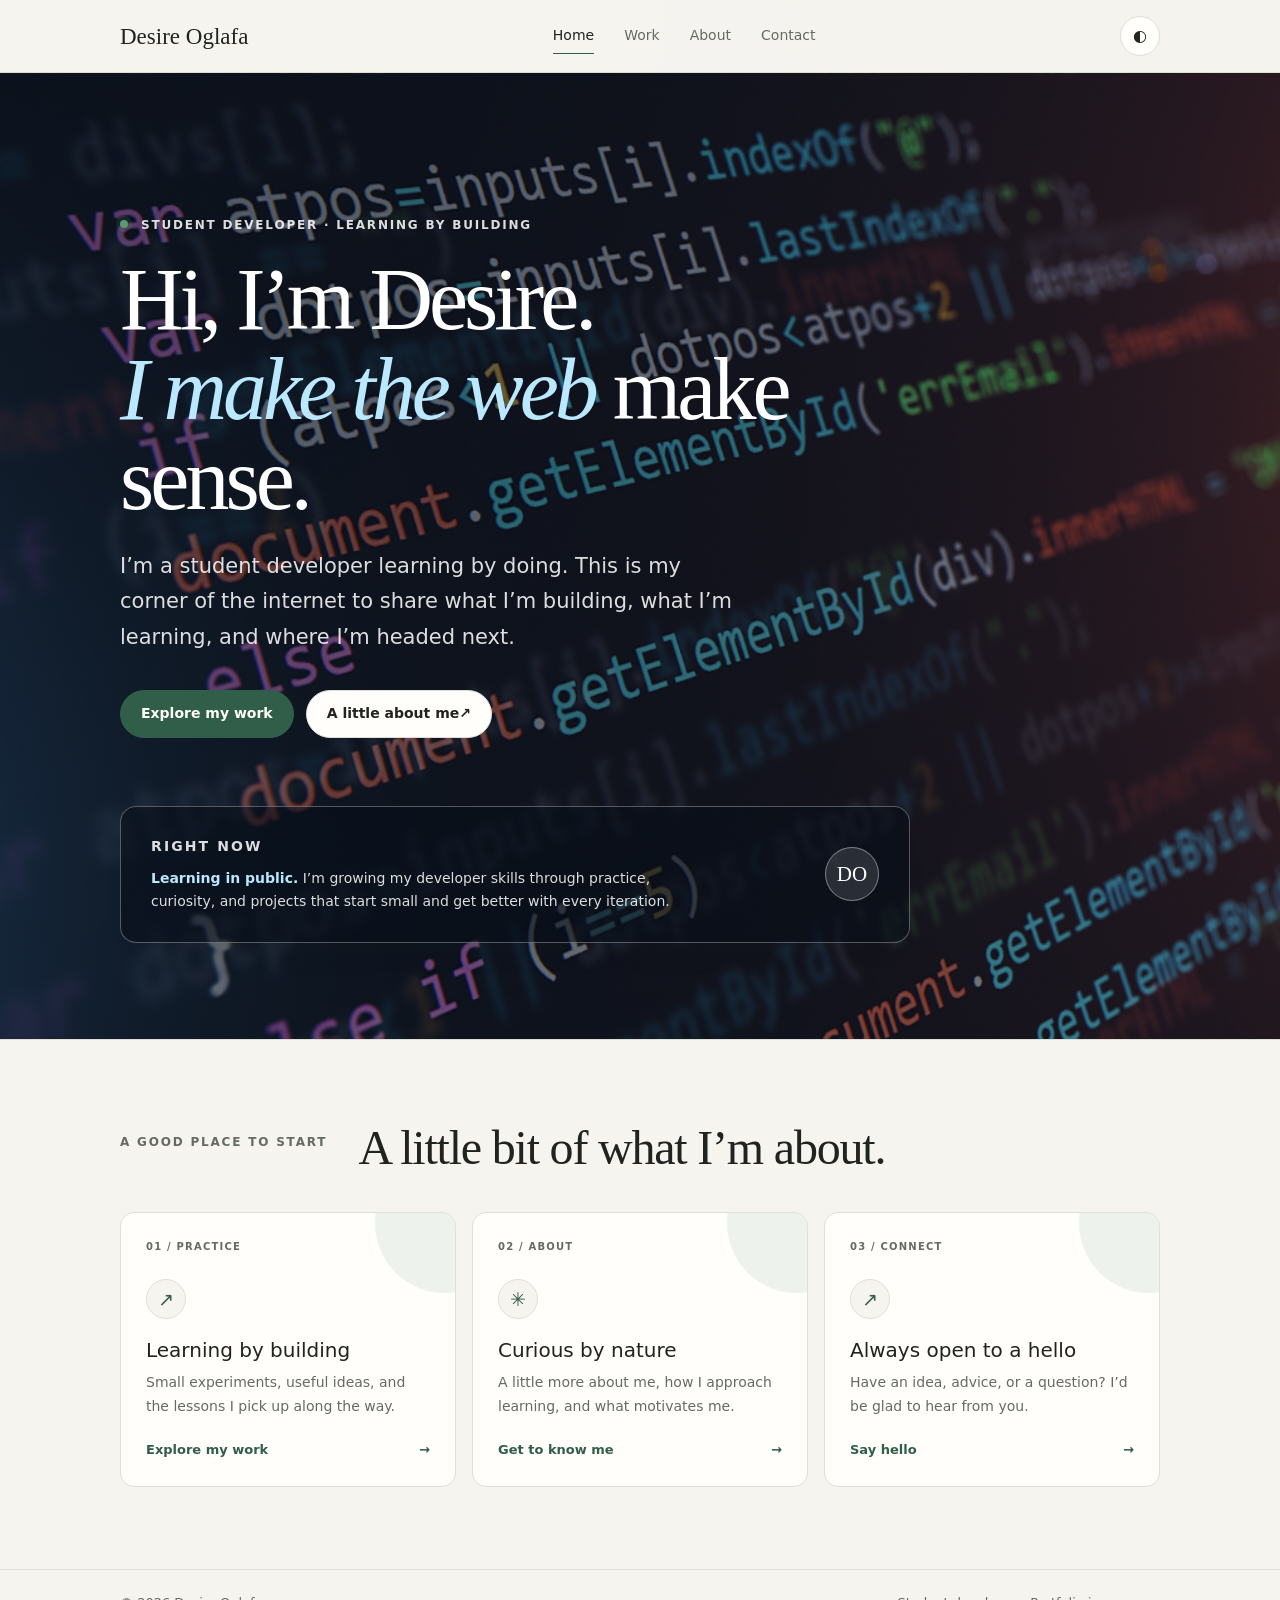
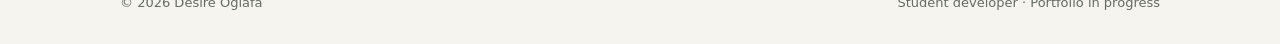
<file: index.html>
<!doctype html>
<html lang="en">
<head>
  <meta charset="utf-8">
  <meta name="viewport" content="width=device-width, initial-scale=1">
  <meta name="theme-color" content="#f5f4ef">
  <meta name="description" content="Desire Oglafa is a student developer learning to design and build for the web.">
  <meta property="og:title" content="Desire Oglafa — Student Developer">
  <meta property="og:description" content="A portfolio for projects, learning, and things built for the web.">
  <title>Desire Oglafa — Student Developer</title>
  <link rel="stylesheet" href="styles.css">
  <script type="application/ld+json">
    {"@context":"https://schema.org","@type":"Person","name":"Desire Oglafa","jobTitle":"Student Developer","email":"oglafadesire516@gmail.com"}
  </script>
  <script src="script.js" defer></script>
</head>
<body data-page="home">
  <a class="skip-link" href="#main">Skip to content</a>
  <div class="scroll-progress" id="scroll-progress" aria-hidden="true"></div>
  <header class="site-header">
    <div class="wrap nav-row">
      <a class="brand" href="index.html">Desire Oglafa</a>
      <nav class="site-nav" id="site-nav" aria-label="Main navigation">
        <a href="index.html" data-page="home">Home</a>
        <a href="work.html" data-page="work">Work</a>
        <a href="about.html" data-page="about">About</a>
        <a href="contact.html" data-page="contact">Contact</a>
      </nav>
      <div class="nav-actions">
        <button class="icon-button" id="theme-toggle" type="button" aria-label="Switch to dark theme" aria-pressed="false" title="Switch theme">◐</button>
        <button class="icon-button menu-toggle" id="menu-toggle" type="button" aria-label="Open navigation menu" aria-expanded="false" aria-controls="site-nav">☰</button>
      </div>
    </div>
  </header>

  <main id="main">
    <section class="hero wrap" id="top" aria-labelledby="hero-title">
      <div class="hero-copy reveal">
        <p class="eyebrow"><span class="status-dot" aria-hidden="true"></span> Student developer · Learning by building</p>
        <h1 id="hero-title">Hi, I’m Desire.<br><span class="title-accent">I make the web</span> make sense.</h1>
        <p class="lede">I’m a student developer learning by doing. This is my corner of the internet to share what I’m building, what I’m learning, and where I’m headed next.</p>
      </div>
      <div class="actions">
        <a class="button primary" href="work.html">Explore my work</a>
        <a class="button" href="about.html">A little about me <span aria-hidden="true">↗</span></a>
      </div>
      <div class="intro-note">
        <div>
          <p class="eyebrow">Right now</p>
          <p><strong>Learning in public.</strong> I’m growing my developer skills through practice, curiosity, and projects that start small and get better with every iteration.</p>
        </div>
        <span class="note-mark" aria-hidden="true">DO</span>
      </div>
    </section>

    <section class="content-section home-discover" aria-labelledby="discover-title">
      <div class="wrap">
        <div class="section-heading reveal">
          <p class="eyebrow">A good place to start</p>
          <h2 id="discover-title">A little bit of what I’m about.</h2>
        </div>
        <div class="feature-grid">
          <a class="feature-card reveal" href="work.html">
            <span class="feature-index">01 / PRACTICE</span>
            <span class="feature-icon" aria-hidden="true">↗</span>
            <h3>Learning by building</h3>
            <p>Small experiments, useful ideas, and the lessons I pick up along the way.</p>
            <span class="feature-link">Explore my work <span aria-hidden="true">→</span></span>
          </a>
          <a class="feature-card reveal" href="about.html">
            <span class="feature-index">02 / ABOUT</span>
            <span class="feature-icon" aria-hidden="true">✳</span>
            <h3>Curious by nature</h3>
            <p>A little more about me, how I approach learning, and what motivates me.</p>
            <span class="feature-link">Get to know me <span aria-hidden="true">→</span></span>
          </a>
          <a class="feature-card reveal" href="contact.html">
            <span class="feature-index">03 / CONNECT</span>
            <span class="feature-icon" aria-hidden="true">↗</span>
            <h3>Always open to a hello</h3>
            <p>Have an idea, advice, or a question? I’d be glad to hear from you.</p>
            <span class="feature-link">Say hello <span aria-hidden="true">→</span></span>
          </a>
        </div>
      </div>
    </section>
  </main>

  <footer class="site-footer">
    <div class="wrap footer-row">
      <span>© <span id="year">2026</span> Desire Oglafa</span>
      <span>Student developer · Portfolio in progress</span>
    </div>
  </footer>
  <div class="toast" id="toast" role="status" aria-live="polite"></div>
  <a class="back-to-top" href="#top" id="back-to-top" aria-label="Back to top">↑</a>
</body>
</html>
</file>
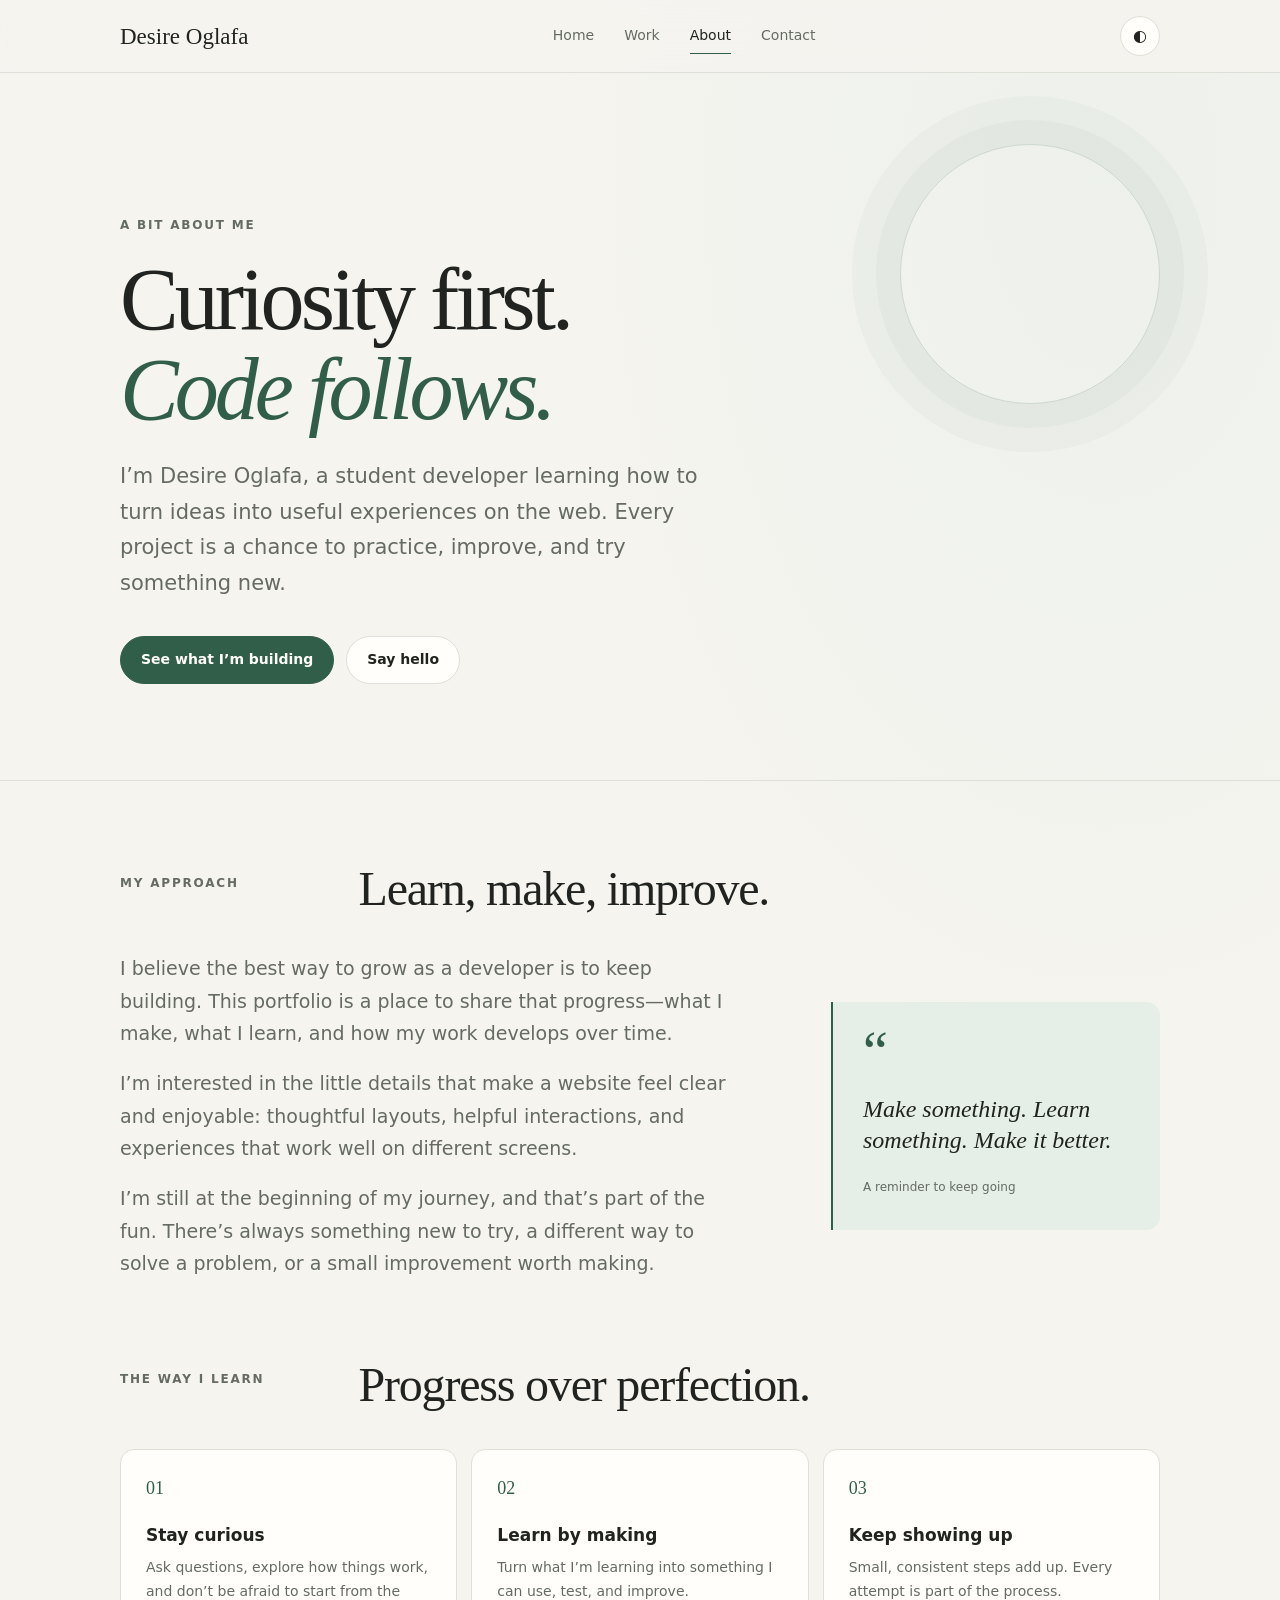
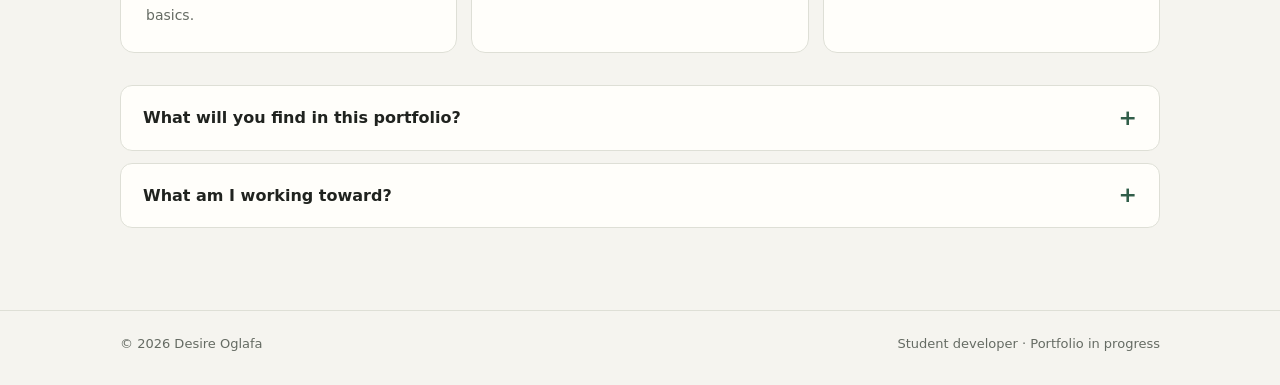
<file: about.html>
<!doctype html>
<html lang="en">
<head>
  <meta charset="utf-8">
  <meta name="viewport" content="width=device-width, initial-scale=1">
  <meta name="theme-color" content="#f5f4ef">
  <meta name="description" content="Learn about Desire Oglafa, a student developer building skills through projects.">
  <title>About — Desire Oglafa</title>
  <link rel="stylesheet" href="styles.css">
  <script src="script.js" defer></script>
</head>
<body data-page="about">
  <a class="skip-link" href="#main">Skip to content</a>
  <div class="scroll-progress" id="scroll-progress" aria-hidden="true"></div>
  <header class="site-header">
    <div class="wrap nav-row">
      <a class="brand" href="index.html">Desire Oglafa</a>
      <nav class="site-nav" id="site-nav" aria-label="Main navigation">
        <a href="index.html" data-page="home">Home</a>
        <a href="work.html" data-page="work">Work</a>
        <a href="about.html" data-page="about">About</a>
        <a href="contact.html" data-page="contact">Contact</a>
      </nav>
      <div class="nav-actions">
        <button class="icon-button" id="theme-toggle" type="button" aria-label="Switch to dark theme" aria-pressed="false" title="Switch theme">◐</button>
        <button class="icon-button menu-toggle" id="menu-toggle" type="button" aria-label="Open navigation menu" aria-expanded="false" aria-controls="site-nav">☰</button>
      </div>
    </div>
  </header>

  <main id="main">
    <section class="hero wrap" aria-labelledby="page-title">
      <p class="eyebrow reveal">A bit about me</p>
      <h1 class="reveal" id="page-title">Curiosity first.<br><span class="title-accent">Code follows.</span></h1>
      <p class="lede reveal">I’m Desire Oglafa, a student developer learning how to turn ideas into useful experiences on the web. Every project is a chance to practice, improve, and try something new.</p>
      <div class="actions">
        <a class="button primary" href="work.html">See what I’m building</a>
        <a class="button" href="contact.html">Say hello</a>
      </div>
    </section>

    <section class="content-section" aria-labelledby="approach-title">
      <div class="wrap">
        <div class="section-heading reveal">
          <p class="eyebrow">My approach</p>
          <h2 id="approach-title">Learn, make, improve.</h2>
        </div>
        <div class="about-layout">
          <div class="about-copy reveal">
            <p>I believe the best way to grow as a developer is to keep building. This portfolio is a place to share that progress—what I make, what I learn, and how my work develops over time.</p>
            <p>I’m interested in the little details that make a website feel clear and enjoyable: thoughtful layouts, helpful interactions, and experiences that work well on different screens.</p>
            <p>I’m still at the beginning of my journey, and that’s part of the fun. There’s always something new to try, a different way to solve a problem, or a small improvement worth making.</p>
          </div>
          <aside class="about-note reveal">
            <span class="about-note-mark" aria-hidden="true">“</span>
            <p>Make something. Learn something. Make it better.</p>
            <span class="about-note-caption">A reminder to keep going</span>
          </aside>
        </div>
        <div class="section-heading secondary-heading reveal">
          <p class="eyebrow">The way I learn</p>
          <h2>Progress over perfection.</h2>
        </div>
        <div class="principle-grid">
          <article class="principle-card reveal"><span>01</span><h3>Stay curious</h3><p>Ask questions, explore how things work, and don’t be afraid to start from the basics.</p></article>
          <article class="principle-card reveal"><span>02</span><h3>Learn by making</h3><p>Turn what I’m learning into something I can use, test, and improve.</p></article>
          <article class="principle-card reveal"><span>03</span><h3>Keep showing up</h3><p>Small, consistent steps add up. Every attempt is part of the process.</p></article>
        </div>
        <div class="details-list reveal">
          <details>
            <summary>What will you find in this portfolio?</summary>
            <p>Experiments and projects I’m ready to share, alongside notes about what I learned while making them.</p>
          </details>
          <details>
            <summary>What am I working toward?</summary>
            <p>Becoming a thoughtful developer by practicing, asking questions, and making useful things for the web.</p>
          </details>
        </div>
      </div>
    </section>
  </main>

  <footer class="site-footer">
    <div class="wrap footer-row">
      <span>© <span id="year">2026</span> Desire Oglafa</span>
      <span>Student developer · Portfolio in progress</span>
    </div>
  </footer>
  <div class="toast" id="toast" role="status" aria-live="polite"></div>
  <a class="back-to-top" href="#main" id="back-to-top" aria-label="Back to top">↑</a>
</body>
</html>
</file>
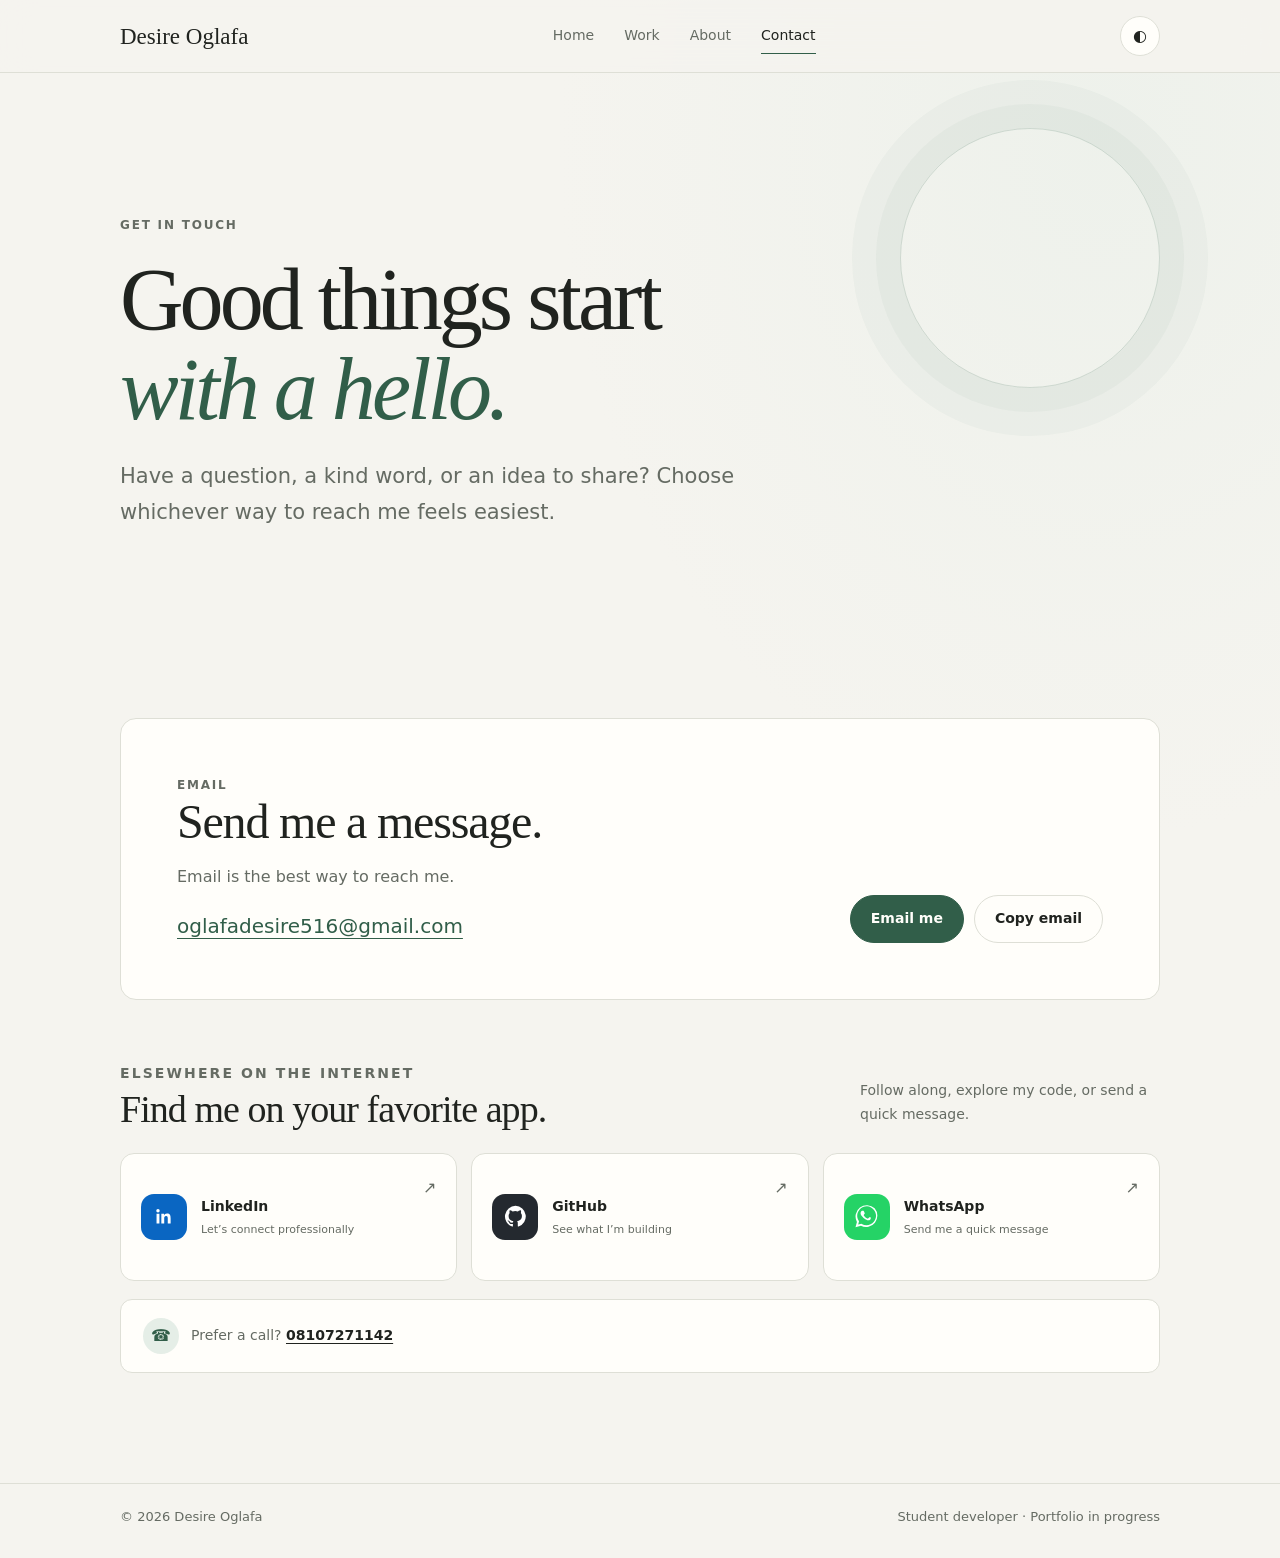
<file: contact.html>
<!doctype html>
<html lang="en">
<head>
  <meta charset="utf-8">
  <meta name="viewport" content="width=device-width, initial-scale=1">
  <meta name="theme-color" content="#f5f4ef">
  <meta name="description" content="Get in touch with Desire Oglafa, a student developer.">
  <title>Contact — Desire Oglafa</title>
  <link rel="stylesheet" href="styles.css">
  <script src="script.js" defer></script>
</head>
<body data-page="contact">
  <a class="skip-link" href="#main">Skip to content</a>
  <div class="scroll-progress" id="scroll-progress" aria-hidden="true"></div>
  <header class="site-header">
    <div class="wrap nav-row">
      <a class="brand" href="index.html">Desire Oglafa</a>
      <nav class="site-nav" id="site-nav" aria-label="Main navigation">
        <a href="index.html" data-page="home">Home</a>
        <a href="work.html" data-page="work">Work</a>
        <a href="about.html" data-page="about">About</a>
        <a href="contact.html" data-page="contact">Contact</a>
      </nav>
      <div class="nav-actions">
        <button class="icon-button" id="theme-toggle" type="button" aria-label="Switch to dark theme" aria-pressed="false" title="Switch theme">◐</button>
        <button class="icon-button menu-toggle" id="menu-toggle" type="button" aria-label="Open navigation menu" aria-expanded="false" aria-controls="site-nav">☰</button>
      </div>
    </div>
  </header>

  <main id="main">
    <section class="hero wrap" aria-labelledby="page-title">
      <p class="eyebrow reveal">Get in touch</p>
      <h1 class="reveal" id="page-title">Good things start<br><span class="title-accent">with a hello.</span></h1>
      <p class="lede reveal">Have a question, a kind word, or an idea to share? Choose whichever way to reach me feels easiest.</p>
    </section>

    <section class="contact-section" aria-labelledby="email-title">
      <div class="wrap">
        <div class="contact-card">
          <div>
            <p class="eyebrow">Email</p>
            <h2 id="email-title">Send me a message.</h2>
            <p>Email is the best way to reach me.</p>
            <a class="email" id="email-address" href="mailto:oglafadesire516@gmail.com">oglafadesire516@gmail.com</a>
          </div>
          <div class="contact-actions">
            <a class="button primary" href="mailto:oglafadesire516@gmail.com">Email me</a>
            <button class="button" id="copy-email" type="button">Copy email</button>
          </div>
        </div>

        <div class="contact-heading reveal">
          <div><p class="eyebrow">Elsewhere on the internet</p><h2>Find me on your favorite app.</h2></div>
          <p>Follow along, explore my code, or send a quick message.</p>
        </div>
        <div class="social-grid">
          <a class="social-card linkedin-card reveal" href="https://www.linkedin.com/in/desire-oglafa-ba9518447" target="_blank" rel="noopener noreferrer" aria-label="Visit Desire Oglafa on LinkedIn (opens in a new tab)">
            <span class="social-icon linkedin-icon" aria-hidden="true">
              <svg viewBox="0 0 24 24" role="presentation"><path d="M5.2 7.8a1.8 1.8 0 1 0 0-3.6 1.8 1.8 0 0 0 0 3.6ZM3.7 9.2h3v10h-3v-10Zm4.9 0h2.9v1.4h.1c.4-.8 1.4-1.7 3-1.7 3.2 0 3.8 2.1 3.8 4.8v5.5h-3v-4.9c0-1.2 0-2.8-1.7-2.8s-2 1.3-2 2.7v5h-3v-10Z"/></svg>
            </span>
            <span class="social-card-copy"><strong>LinkedIn</strong><span>Let’s connect professionally</span></span>
            <span class="social-arrow" aria-hidden="true">↗</span>
          </a>
          <a class="social-card github-card reveal" href="https://github.com/Desire700" target="_blank" rel="noopener noreferrer" aria-label="Visit Desire700 on GitHub (opens in a new tab)">
            <span class="social-icon github-icon" aria-hidden="true">
              <svg viewBox="0 0 24 24" role="presentation"><path d="M12 .9a11.1 11.1 0 0 0-3.5 21.6c.6.1.8-.3.8-.6v-2.1c-3.1.7-3.8-1.3-3.8-1.3-.5-1.3-1.3-1.6-1.3-1.6-1-.7.1-.7.1-.7 1.1.1 1.7 1.1 1.7 1.1 1 1.7 2.6 1.2 3.2.9.1-.7.4-1.2.7-1.4-2.5-.3-5.1-1.2-5.1-5.5 0-1.2.4-2.1 1.1-2.9-.1-.3-.5-1.4.1-2.8 0 0 .9-.3 3 1.1a10.5 10.5 0 0 1 5.5 0c2.1-1.4 3-1.1 3-1.1.6 1.4.2 2.5.1 2.8.7.8 1.1 1.7 1.1 2.9 0 4.3-2.6 5.2-5.1 5.5.4.3.8 1 .8 2v3.1c0 .3.2.7.8.6A11.1 11.1 0 0 0 12 .9Z"/></svg>
            </span>
            <span class="social-card-copy"><strong>GitHub</strong><span>See what I’m building</span></span>
            <span class="social-arrow" aria-hidden="true">↗</span>
          </a>
          <a class="social-card whatsapp-card reveal" href="https://wa.me/2348107271142" target="_blank" rel="noopener noreferrer" aria-label="Message Desire Oglafa on WhatsApp (opens in a new tab)">
            <span class="social-icon whatsapp-icon" aria-hidden="true">
              <svg viewBox="0 0 24 24" role="presentation"><path d="M20.5 3.5A11.8 11.8 0 0 0 2 17.7L.5 23.2l5.7-1.5a11.8 11.8 0 0 0 14.3-18.2ZM12 21a9.7 9.7 0 0 1-4.9-1.3l-.4-.2-3.4.9.9-3.3-.2-.4A9.8 9.8 0 1 1 12 21Zm5.4-7.3c-.3-.2-1.7-.9-2-.9s-.5-.2-.7.2-.8.9-1 1.1-.4.2-.7.1a8 8 0 0 1-2.3-1.4 8.6 8.6 0 0 1-1.6-2c-.2-.3 0-.5.2-.7l.5-.6.3-.5a.6.6 0 0 0 0-.6c-.1-.2-.7-1.6-1-2.1-.2-.5-.5-.4-.7-.4H7.8c-.3 0-.6.1-.9.4-.3.3-1.1 1-1.1 2.4s1.1 2.7 1.3 2.9a10.6 10.6 0 0 0 4.1 3.6c.6.3 1.1.5 1.5.6.6.2 1.2.2 1.7.1.5-.1 1.7-.7 1.9-1.4.3-.7.3-1.3.2-1.4-.1-.2-.3-.3-.6-.4Z"/></svg>
            </span>
            <span class="social-card-copy"><strong>WhatsApp</strong><span>Send me a quick message</span></span>
            <span class="social-arrow" aria-hidden="true">↗</span>
          </a>
        </div>
        <div class="phone-note reveal">
          <span class="phone-icon" aria-hidden="true">☎</span>
          <p>Prefer a call? <a href="tel:+2348107271142">08107271142</a></p>
        </div>
      </div>
    </section>
  </main>

  <footer class="site-footer">
    <div class="wrap footer-row">
      <span>© <span id="year">2026</span> Desire Oglafa</span>
      <span>Student developer · Portfolio in progress</span>
    </div>
  </footer>
  <div class="toast" id="toast" role="status" aria-live="polite"></div>
  <a class="back-to-top" href="#main" id="back-to-top" aria-label="Back to top">↑</a>
</body>
</html>
</file>
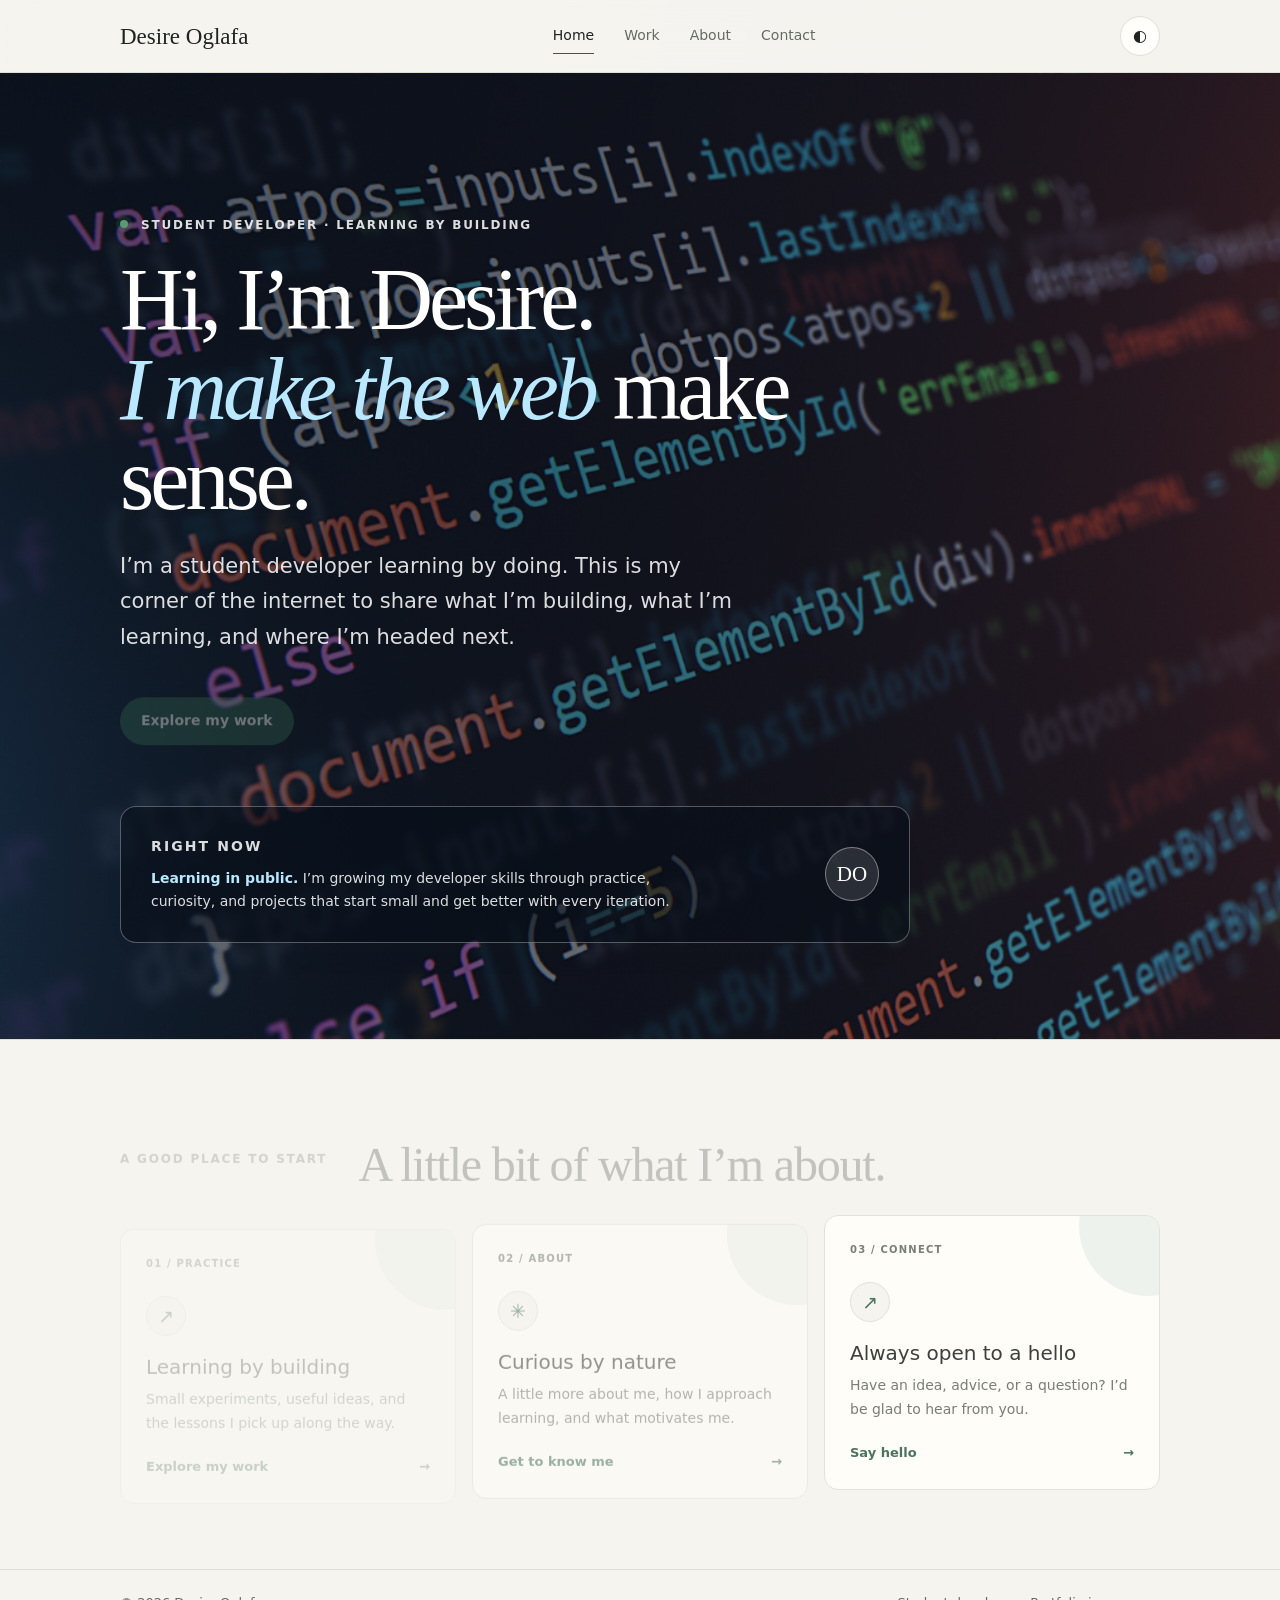
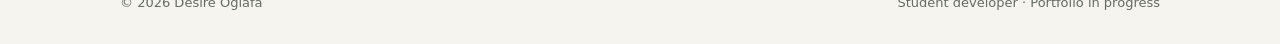
<file: me.html>
<!doctype html>
<html lang="en">
<head>
  <meta charset="utf-8">
  <meta http-equiv="refresh" content="0; url=index.html">
  <meta name="viewport" content="width=device-width, initial-scale=1">
  <title>Desire Oglafa — Student Developer</title>
</head>
<body>
  <p>This portfolio has moved to <a href="index.html">the home page</a>.</p>
</body>
</html>
</file>
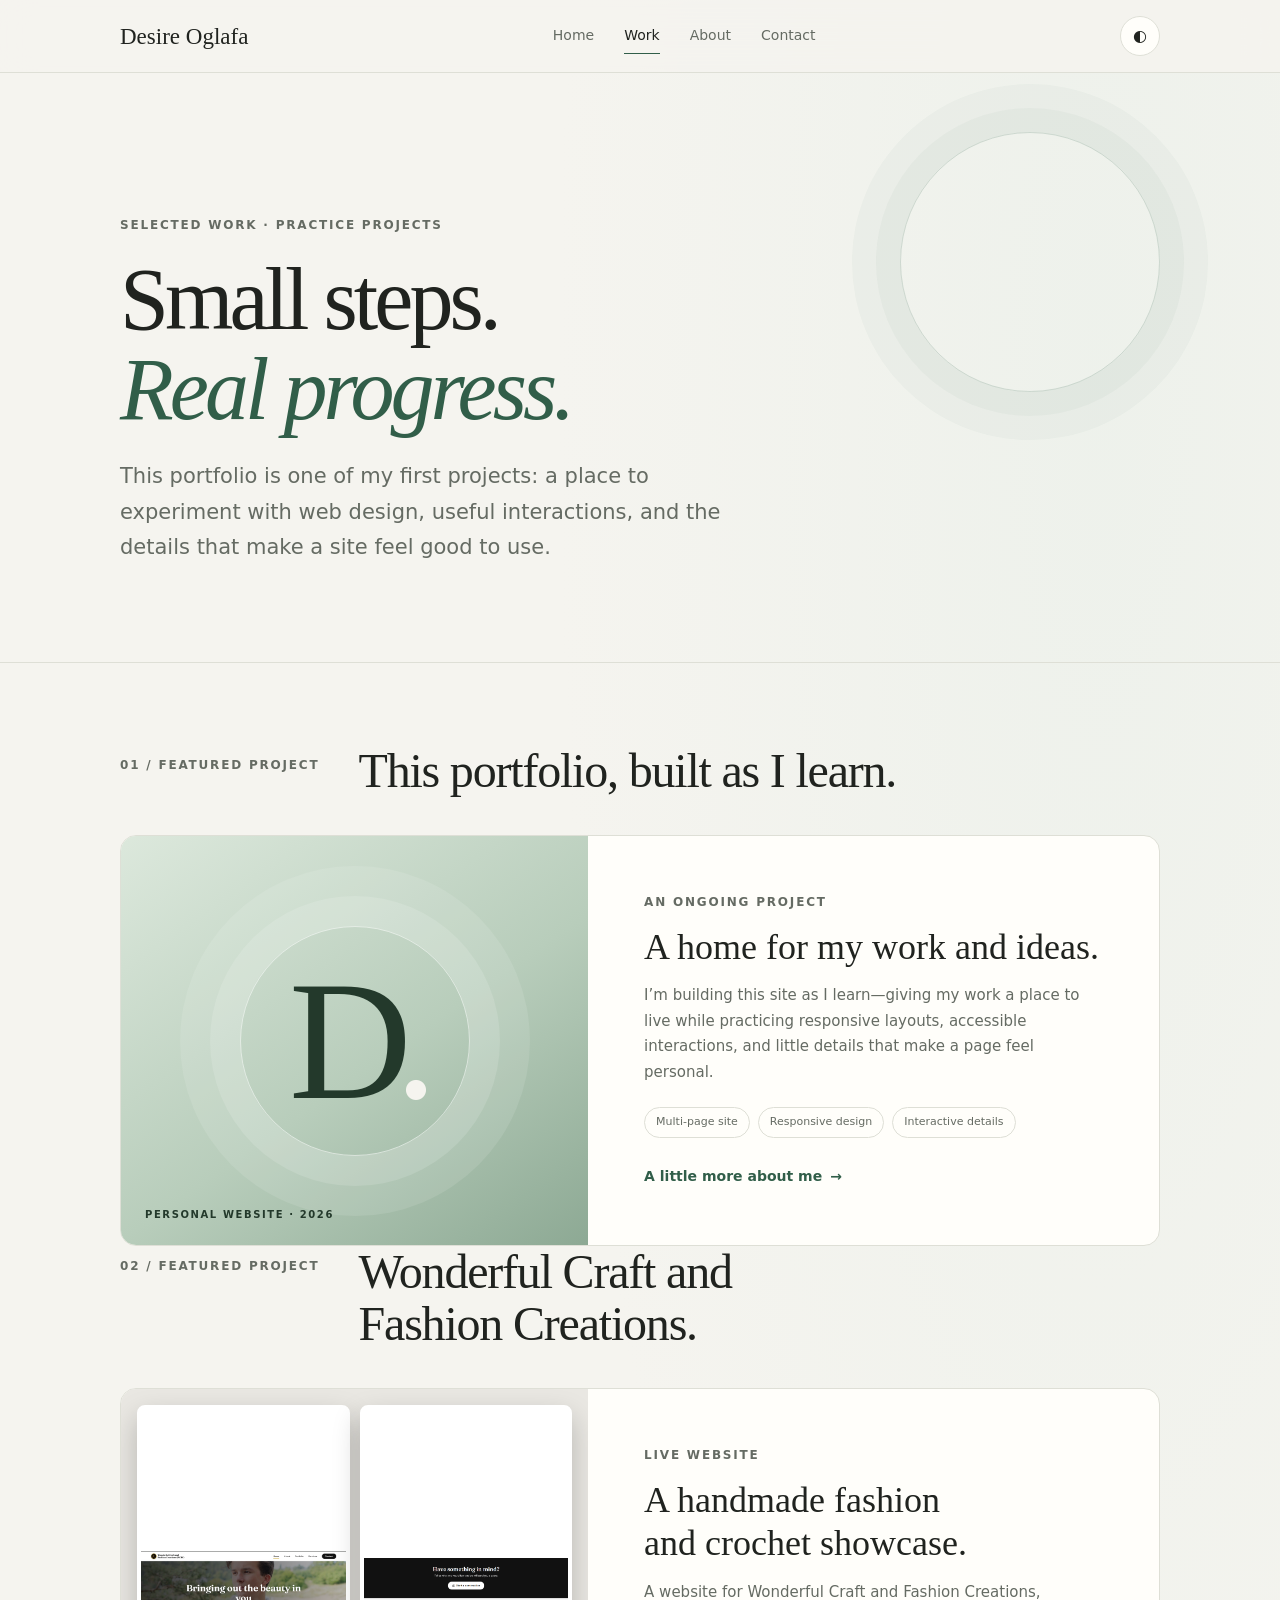
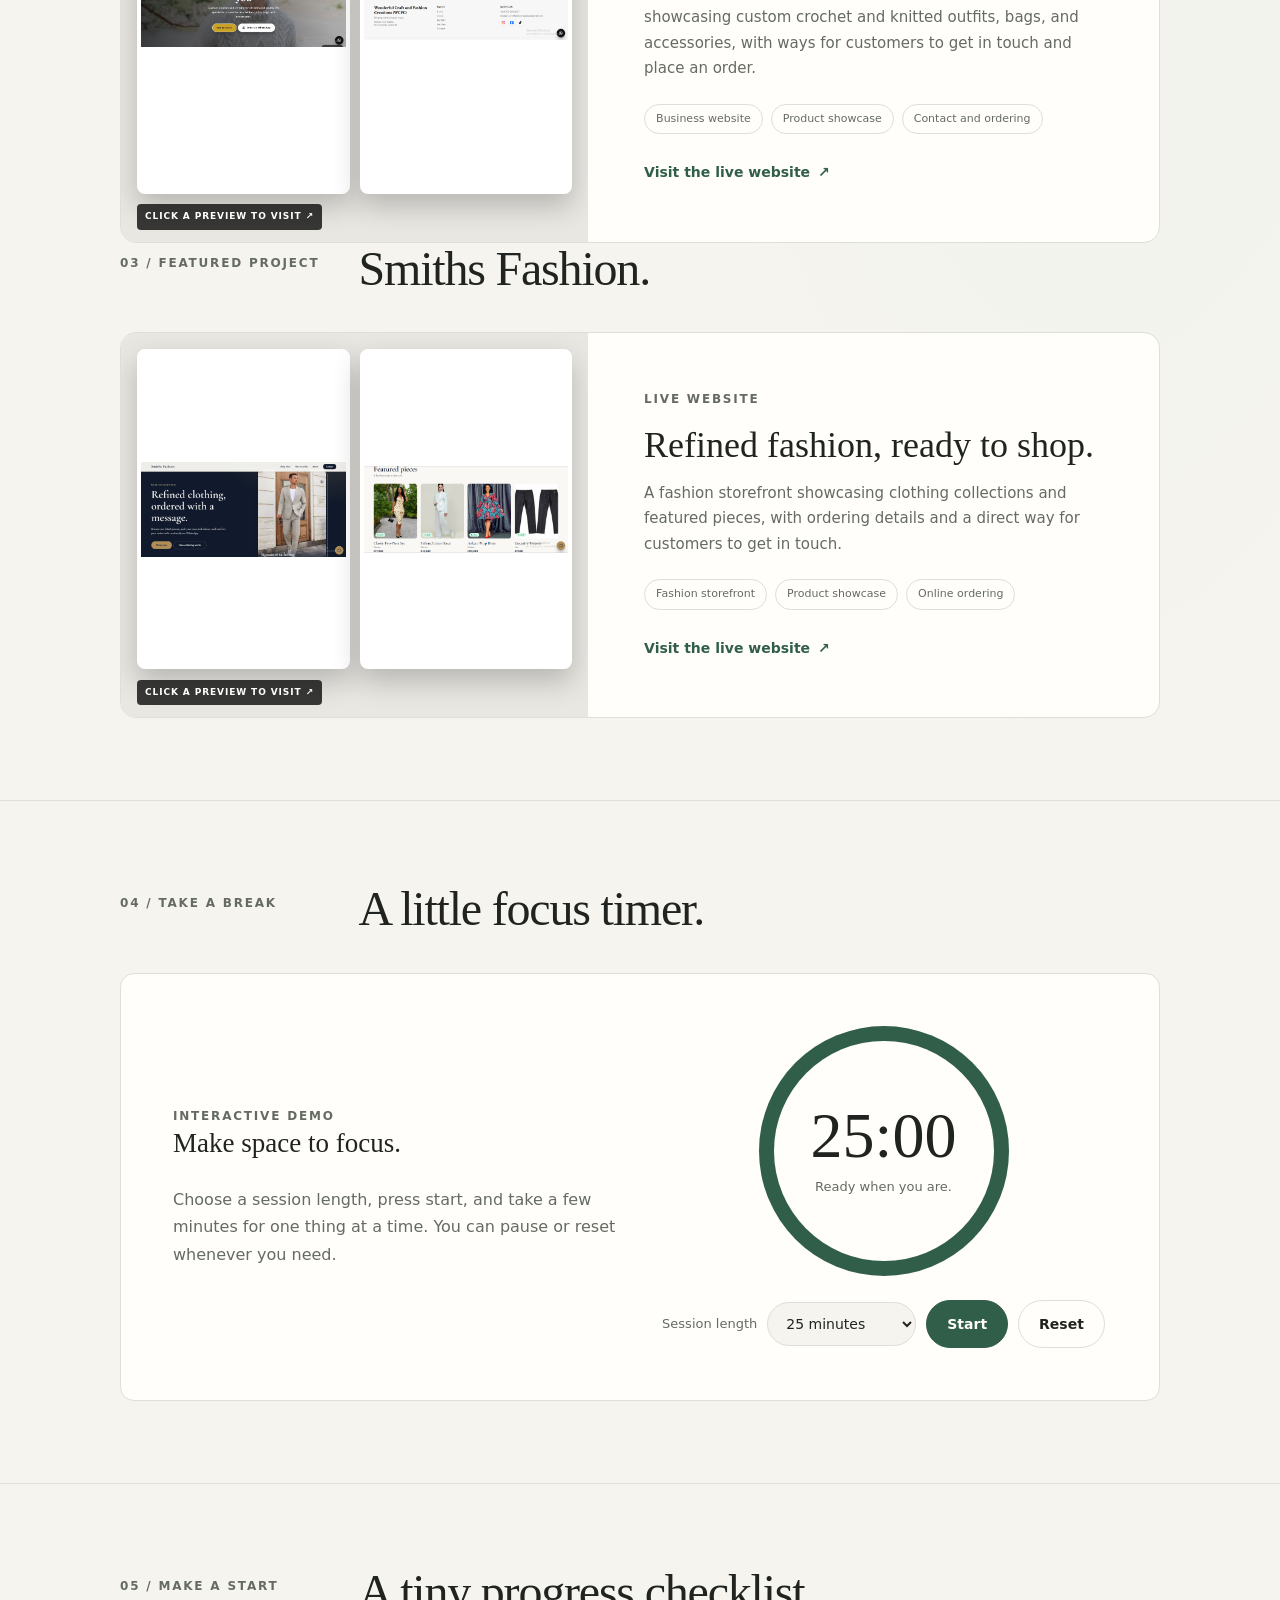
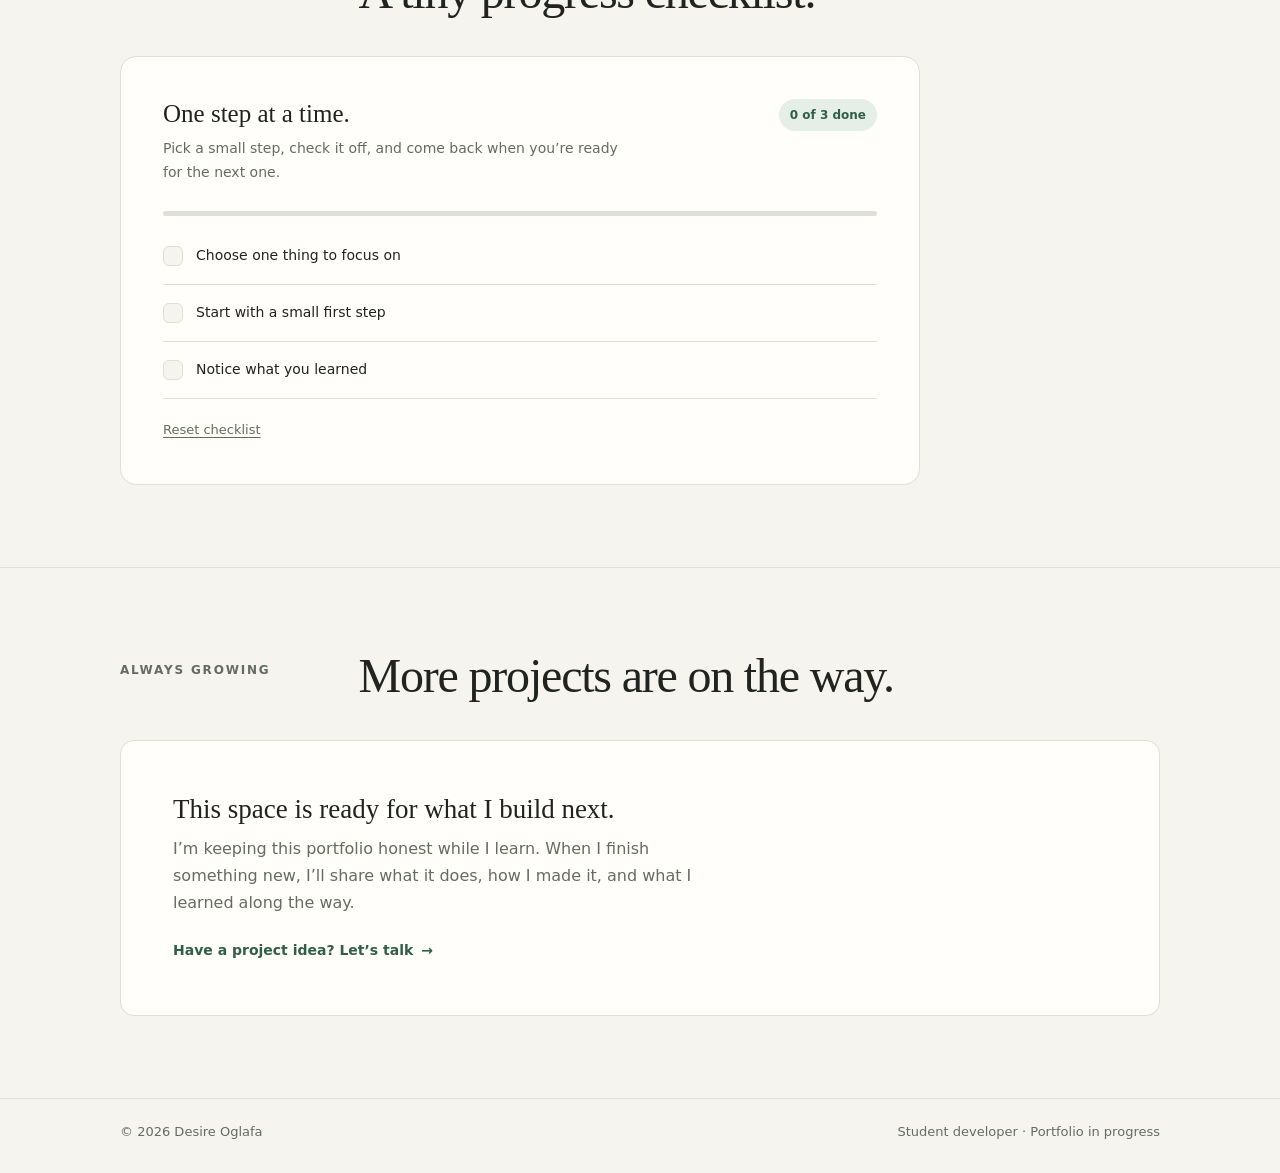
<file: work.html>
<!doctype html>
<html lang="en">
<head>
  <meta charset="utf-8">
  <meta name="viewport" content="width=device-width, initial-scale=1">
  <meta name="theme-color" content="#f5f4ef">
  <meta name="description" content="Explore projects and interactive experiments by Desire Oglafa, a student developer.">
  <title>Work — Desire Oglafa</title>
  <link rel="stylesheet" href="styles.css">
  <script src="script.js" defer></script>
</head>
<body data-page="work">
  <a class="skip-link" href="#main">Skip to content</a>
  <div class="scroll-progress" id="scroll-progress" aria-hidden="true"></div>
  <header class="site-header">
    <div class="wrap nav-row">
      <a class="brand" href="index.html">Desire Oglafa</a>
      <nav class="site-nav" id="site-nav" aria-label="Main navigation">
        <a href="index.html" data-page="home">Home</a>
        <a href="work.html" data-page="work">Work</a>
        <a href="about.html" data-page="about">About</a>
        <a href="contact.html" data-page="contact">Contact</a>
      </nav>
      <div class="nav-actions">
        <button class="icon-button" id="theme-toggle" type="button" aria-label="Switch to dark theme" aria-pressed="false" title="Switch theme">◐</button>
        <button class="icon-button menu-toggle" id="menu-toggle" type="button" aria-label="Open navigation menu" aria-expanded="false" aria-controls="site-nav">☰</button>
      </div>
    </div>
  </header>

  <main id="main">
    <section class="hero wrap" aria-labelledby="page-title">
      <p class="eyebrow reveal">Selected work · Practice projects</p>
      <h1 class="reveal" id="page-title">Small steps.<br><span class="title-accent">Real progress.</span></h1>
      <p class="lede reveal">This portfolio is one of my first projects: a place to experiment with web design, useful interactions, and the details that make a site feel good to use.</p>
    </section>

    <section class="content-section project-showcase" aria-labelledby="portfolio-project-title">
      <div class="wrap">
        <div class="section-heading reveal">
          <p class="eyebrow">01 / Featured project</p>
          <h2 id="portfolio-project-title">This portfolio, built as I learn.</h2>
        </div>
        <article class="project-card reveal">
          <div class="project-art" aria-hidden="true">
            <span class="project-art-orbit"></span>
            <span class="project-art-letter">D<span>.</span></span>
            <span class="project-art-caption">PERSONAL WEBSITE · 2026</span>
          </div>
          <div class="project-info">
            <p class="eyebrow">An ongoing project</p>
            <h3>A home for my work and ideas.</h3>
            <p>I’m building this site as I learn—giving my work a place to live while practicing responsive layouts, accessible interactions, and little details that make a page feel personal.</p>
            <ul class="tag-list" aria-label="Project features">
              <li>Multi-page site</li><li>Responsive design</li><li>Interactive details</li>
            </ul>
            <a class="text-link" href="about.html">A little more about me <span aria-hidden="true">→</span></a>
          </div>
        </article>
        <div class="section-heading reveal">
          <p class="eyebrow">02 / Featured project</p>
          <h2 id="wcfc-project-title">Wonderful Craft and Fashion Creations.</h2>
        </div>
        <article class="project-card reveal">
          <div class="project-art wcfc-project-art">
            <a class="wcfc-preview" href="https://wcfc-zeta.vercel.app/" target="_blank" rel="noopener noreferrer" aria-label="Open the Wonderful Craft and Fashion Creations website (opens in a new tab)">
              <img src="images/wcfc-homepage.png" alt="Homepage preview of the Wonderful Craft and Fashion Creations website">
            </a>
            <a class="wcfc-preview" href="https://wcfc-zeta.vercel.app/" target="_blank" rel="noopener noreferrer" aria-label="Open the Wonderful Craft and Fashion Creations website from the footer preview (opens in a new tab)">
              <img src="images/wcfc-footer.png" alt="Footer preview of the Wonderful Craft and Fashion Creations website">
            </a>
            <span class="project-art-caption">CLICK A PREVIEW TO VISIT ↗</span>
          </div>
          <div class="project-info">
            <p class="eyebrow">Live website</p>
            <h3>A handmade fashion and crochet showcase.</h3>
            <p>A website for Wonderful Craft and Fashion Creations, showcasing custom crochet and knitted outfits, bags, and accessories, with ways for customers to get in touch and place an order.</p>
            <ul class="tag-list" aria-label="Project features">
              <li>Business website</li><li>Product showcase</li><li>Contact and ordering</li>
            </ul>
            <a class="text-link" href="https://wcfc-zeta.vercel.app/" target="_blank" rel="noopener noreferrer">Visit the live website <span aria-hidden="true">↗</span></a>
          </div>
        </article>
        <div class="section-heading reveal">
          <p class="eyebrow">03 / Featured project</p>
          <h2 id="smiths-project-title">Smiths Fashion.</h2>
        </div>
        <article class="project-card reveal">
          <div class="project-art wcfc-project-art">
            <a class="wcfc-preview" href="https://fashion-ten-gamma.vercel.app/" target="_blank" rel="noopener noreferrer" aria-label="Open the Smiths Fashion website from the homepage preview (opens in a new tab)">
              <img src="images/smiths-homepage.png" alt="Homepage preview of the Smiths Fashion website">
            </a>
            <a class="wcfc-preview" href="https://fashion-ten-gamma.vercel.app/" target="_blank" rel="noopener noreferrer" aria-label="Open the Smiths Fashion website from the featured pieces preview (opens in a new tab)">
              <img src="images/smiths-featured-pieces.png" alt="Featured clothing pieces preview of the Smiths Fashion website">
            </a>
            <span class="project-art-caption">CLICK A PREVIEW TO VISIT ↗</span>
          </div>
          <div class="project-info">
            <p class="eyebrow">Live website</p>
            <h3>Refined fashion, ready to shop.</h3>
            <p>A fashion storefront showcasing clothing collections and featured pieces, with ordering details and a direct way for customers to get in touch.</p>
            <ul class="tag-list" aria-label="Project features">
              <li>Fashion storefront</li><li>Product showcase</li><li>Online ordering</li>
            </ul>
            <a class="text-link" href="https://fashion-ten-gamma.vercel.app/" target="_blank" rel="noopener noreferrer">Visit the live website <span aria-hidden="true">↗</span></a>
          </div>
        </article>
      </div>
    </section>

    <section class="content-section" aria-labelledby="timer-title">
      <div class="wrap">
        <div class="section-heading reveal">
          <p class="eyebrow">04 / Take a break</p>
          <h2 id="timer-title">A little focus timer.</h2>
        </div>
        <div class="timer-card reveal" id="focus-timer">
          <div class="timer-layout">
            <div class="timer-copy">
              <p class="eyebrow">Interactive demo</p>
              <h3>Make space to focus.</h3>
              <p>Choose a session length, press start, and take a few minutes for one thing at a time. You can pause or reset whenever you need.</p>
            </div>
            <div>
              <div class="timer-ring" id="timer-ring" aria-hidden="true">
                <div class="timer-face">
                  <span class="timer-time" id="timer-time" aria-live="off">25:00</span>
                  <span class="timer-status" id="timer-status" role="status" aria-live="polite">Ready when you are.</span>
                </div>
              </div>
              <div class="timer-controls">
                <label class="timer-label" for="timer-duration">Session length</label>
                <select class="timer-select" id="timer-duration" aria-label="Session length">
                  <option value="5">5 minutes</option>
                  <option value="15">15 minutes</option>
                  <option value="25" selected>25 minutes</option>
                </select>
                <button class="button primary" id="timer-start" type="button">Start</button>
                <button class="button" id="timer-reset" type="button">Reset</button>
              </div>
            </div>
          </div>
        </div>
      </div>
    </section>

    <section class="content-section" aria-labelledby="checklist-title">
      <div class="wrap">
        <div class="section-heading reveal">
          <p class="eyebrow">05 / Make a start</p>
          <h2 id="checklist-title">A tiny progress checklist.</h2>
        </div>
        <div class="checklist-card reveal">
          <div class="checklist-intro">
            <div><h3>One step at a time.</h3><p>Pick a small step, check it off, and come back when you’re ready for the next one.</p></div>
            <span class="checklist-count" id="checklist-count" role="status" aria-live="polite">0 of 3 done</span>
          </div>
          <div class="checklist-progress" aria-hidden="true"><span id="checklist-progress"></span></div>
          <ul class="checklist" id="checklist">
            <li><label><input type="checkbox" value="focus"><span class="custom-check" aria-hidden="true"></span><span>Choose one thing to focus on</span></label></li>
            <li><label><input type="checkbox" value="start"><span class="custom-check" aria-hidden="true"></span><span>Start with a small first step</span></label></li>
            <li><label><input type="checkbox" value="reflect"><span class="custom-check" aria-hidden="true"></span><span>Notice what you learned</span></label></li>
          </ul>
          <button class="text-button" id="checklist-reset" type="button">Reset checklist</button>
        </div>
      </div>
    </section>

    <section class="content-section" aria-labelledby="next-title">
      <div class="wrap">
        <div class="section-heading reveal">
          <p class="eyebrow">Always growing</p>
          <h2 id="next-title">More projects are on the way.</h2>
        </div>
        <div class="empty-state reveal">
          <h3>This space is ready for what I build next.</h3>
          <p>I’m keeping this portfolio honest while I learn. When I finish something new, I’ll share what it does, how I made it, and what I learned along the way.</p>
          <a class="text-link" href="contact.html">Have a project idea? Let’s talk <span aria-hidden="true">→</span></a>
        </div>
      </div>
    </section>
  </main>

  <footer class="site-footer">
    <div class="wrap footer-row">
      <span>© <span id="year">2026</span> Desire Oglafa</span>
      <span>Student developer · Portfolio in progress</span>
    </div>
  </footer>
  <div class="toast" id="toast" role="status" aria-live="polite"></div>
  <a class="back-to-top" href="#main" id="back-to-top" aria-label="Back to top">↑</a>
</body>
</html>
</file>
<file: styles.css>
:root {
  color-scheme: light;
  --bg: #f5f4ef;
  --surface: #fffefa;
  --ink: #20231f;
  --muted: #656b63;
  --line: #dedfd6;
  --accent: #315e49;
  --accent-ink: #fffefa;
  --accent-soft: #e5eee7;
  --serif: Georgia, "Times New Roman", serif;
  --sans: Inter, ui-sans-serif, system-ui, -apple-system, BlinkMacSystemFont, "Segoe UI", sans-serif;
  font-family: var(--sans);
  scroll-behavior: smooth;
  scroll-padding-top: 6rem;
}

:root[data-theme="dark"] {
  color-scheme: dark;
  --bg: #151916;
  --surface: #1d231f;
  --ink: #edf0e9;
  --muted: #a4ada3;
  --line: #343c36;
  --accent: #a1d1b0;
  --accent-ink: #151916;
  --accent-soft: #25382c;
}

@media (prefers-color-scheme: dark) {
  :root:not([data-theme="light"]) {
    color-scheme: dark;
    --bg: #151916;
    --surface: #1d231f;
    --ink: #edf0e9;
    --muted: #a4ada3;
    --line: #343c36;
    --accent: #a1d1b0;
    --accent-ink: #151916;
    --accent-soft: #25382c;
  }
}

*, *::before, *::after { box-sizing: border-box; }
html { min-width: 320px; background: var(--bg); }
body {
  min-height: 100vh;
  display: flex;
  flex-direction: column;
  margin: 0;
  background: var(--bg);
  color: var(--ink);
  font-size: 16px;
  line-height: 1.7;
  -webkit-font-smoothing: antialiased;
}
a { color: inherit; }
a:focus-visible, button:focus-visible, select:focus-visible, summary:focus-visible {
  outline: 3px solid var(--accent);
  outline-offset: 4px;
}
.wrap { width: min(100% - 40px, 1040px); margin-inline: auto; }
.skip-link {
  position: absolute;
  top: 12px;
  left: 12px;
  z-index: 5;
  padding: 8px 12px;
  transform: translateY(-160%);
  border-radius: 6px;
  background: var(--accent);
  color: var(--accent-ink);
}
.skip-link:focus { transform: translateY(0); }
.site-header {
  position: sticky;
  top: 0;
  z-index: 2;
  border-bottom: 1px solid var(--line);
  background: var(--bg);
}
.nav-row {
  min-height: 72px;
  display: flex;
  align-items: center;
  justify-content: space-between;
  gap: 20px;
}
.brand {
  color: var(--ink);
  font: 500 23px/1 var(--serif);
  text-decoration: none;
  white-space: nowrap;
}
.site-nav { display: flex; align-items: center; gap: clamp(14px, 3vw, 30px); }
.site-nav a { color: var(--muted); font-size: 14px; text-decoration: none; }
.site-nav a:hover, .site-nav a[aria-current="page"] { color: var(--ink); }
.site-nav a[aria-current="page"] { text-decoration: underline; text-decoration-color: var(--accent); text-underline-offset: 7px; }
.nav-actions { display: flex; align-items: center; gap: 8px; }
.icon-button {
  width: 40px;
  height: 40px;
  display: grid;
  place-items: center;
  border: 1px solid var(--line);
  border-radius: 50%;
  background: var(--surface);
  color: var(--ink);
  cursor: pointer;
  font: inherit;
}
.icon-button:hover { border-color: var(--accent); }
.menu-toggle { display: none; }
main { flex: 1; }
.hero { padding-block: clamp(76px, 13vw, 142px) 96px; }
.eyebrow {
  margin: 0 0 20px;
  color: var(--muted);
  font-size: 12px;
  font-weight: 650;
  letter-spacing: .15em;
  text-transform: uppercase;
}
h1, h2, h3, p { margin-top: 0; }
h1, h2, h3 { text-wrap: balance; }
h1 {
  max-width: 820px;
  margin-bottom: 24px;
  font: 400 clamp(46px, 8.5vw, 88px)/1.02 var(--serif);
  letter-spacing: -.045em;
}
.lede { max-width: 620px; margin-bottom: 0; color: var(--muted); font-size: clamp(18px, 2.2vw, 21px); }
.actions { display: flex; flex-wrap: wrap; gap: 12px; margin-top: 34px; }
.button {
  min-height: 48px;
  display: inline-flex;
  align-items: center;
  justify-content: center;
  padding: 11px 20px;
  border: 1px solid var(--line);
  border-radius: 999px;
  background: var(--surface);
  color: var(--ink);
  font: 550 14px/1.2 var(--sans);
  text-decoration: none;
  cursor: pointer;
  transition: transform .18s ease, border-color .18s ease, background .18s ease;
}
.button:hover { transform: translateY(-2px); border-color: var(--accent); }
.button.primary { border-color: var(--accent); background: var(--accent); color: var(--accent-ink); }
.button.primary:hover { filter: brightness(1.08); }
.intro-note {
  max-width: 760px;
  display: grid;
  grid-template-columns: 1fr auto;
  align-items: center;
  gap: 32px;
  margin-top: 68px;
  padding-top: 24px;
  border-top: 1px solid var(--line);
}
.intro-note p { max-width: 540px; margin: 0; color: var(--muted); font-size: 14px; }
.intro-note strong { color: var(--ink); font-weight: 550; }
.note-mark {
  width: 54px;
  height: 54px;
  display: grid;
  place-items: center;
  border: 1px solid var(--line);
  border-radius: 50%;
  background: var(--surface);
  color: var(--accent);
  font: 400 24px/1 var(--serif);
}
.content-section { padding-block: 82px; border-top: 1px solid var(--line); }
.section-heading {
  display: grid;
  grid-template-columns: minmax(170px, .75fr) 2fr;
  gap: 28px;
  align-items: start;
  margin-bottom: 38px;
}
.section-heading .eyebrow { margin-top: 10px; }
h2 { margin-bottom: 0; font: 400 clamp(32px, 5vw, 48px)/1.08 var(--serif); letter-spacing: -.025em; }
h3 { font: 400 27px/1.2 var(--serif); }
.empty-state, .info-card, .timer-card {
  padding: clamp(28px, 5vw, 52px);
  border: 1px solid var(--line);
  border-radius: 14px;
  background: var(--surface);
}
.empty-state h3 { margin-bottom: 10px; }
.empty-state p { max-width: 550px; margin-bottom: 0; color: var(--muted); }
.about-copy { max-width: 670px; color: var(--muted); font-size: clamp(17px, 2vw, 19px); }
.about-copy p:last-child { margin-bottom: 0; }
.contact-section { padding-block: 92px 110px; }
.contact-card {
  display: flex;
  align-items: end;
  justify-content: space-between;
  gap: 28px;
  padding: clamp(28px, 6vw, 56px);
  border: 1px solid var(--line);
  border-radius: 16px;
  background: var(--surface);
}
.contact-card h2 { max-width: 530px; margin-bottom: 16px; }
.contact-card p { margin-bottom: 0; color: var(--muted); }
.email {
  display: inline-block;
  margin-top: 18px;
  color: var(--accent);
  font-size: clamp(16px, 2.5vw, 20px);
  overflow-wrap: anywhere;
  text-decoration-thickness: 1px;
  text-underline-offset: 5px;
}
.contact-actions { display: flex; flex-wrap: wrap; gap: 10px; }
.contact-extra {
  display: grid;
  grid-template-columns: 1fr 1fr;
  gap: 24px;
  margin-top: 20px;
}
.contact-extra > div {
  padding: clamp(24px, 4vw, 36px);
  border: 1px solid var(--line);
  border-radius: 16px;
  background: var(--surface);
}
.contact-extra h2 { margin-bottom: 20px; font-size: clamp(26px, 4vw, 34px); }
.contact-number { margin: 0 0 20px; }
.contact-number a { color: var(--accent); font-size: 20px; text-underline-offset: 5px; }
.social-links { margin: 0; padding: 0; list-style: none; }
.social-links li { border-top: 1px solid var(--line); }
.social-links a {
  display: flex;
  justify-content: space-between;
  gap: 16px;
  padding: 12px 0;
  color: var(--ink);
  text-decoration: none;
}
.social-links a:hover { color: var(--accent); }
.social-links a span:last-child { color: var(--muted); }
.site-footer { padding-block: 22px 30px; border-top: 1px solid var(--line); color: var(--muted); font-size: 13px; }
.footer-row { display: flex; justify-content: space-between; gap: 12px; }
.toast {
  position: fixed;
  right: 20px;
  bottom: 20px;
  z-index: 3;
  padding: 10px 16px;
  transform: translateY(12px);
  border-radius: 999px;
  background: var(--ink);
  color: var(--bg);
  font-size: 14px;
  opacity: 0;
  pointer-events: none;
  transition: opacity .2s ease, transform .2s ease;
}
.toast.show { transform: translateY(0); opacity: 1; }
.details-list { display: grid; gap: 12px; margin-top: 32px; }
.details-list details { border: 1px solid var(--line); border-radius: 12px; background: var(--surface); }
.details-list summary { padding: 18px 22px; cursor: pointer; font-weight: 550; }
.details-list details p { padding: 0 22px 20px; margin: 0; color: var(--muted); }
.timer-layout { display: grid; grid-template-columns: 1fr 1fr; align-items: center; gap: 40px; }
.timer-copy p { margin-bottom: 0; color: var(--muted); }
.timer-controls { display: flex; flex-wrap: wrap; align-items: center; justify-content: center; gap: 10px; }
.timer-ring {
  --progress: 100%;
  width: clamp(190px, 28vw, 250px);
  aspect-ratio: 1;
  display: grid;
  place-items: center;
  margin: 0 auto 24px;
  border-radius: 50%;
  background: conic-gradient(var(--accent) var(--progress), var(--line) 0);
}
.timer-face {
  width: 88%;
  height: 88%;
  display: grid;
  place-content: center;
  border-radius: 50%;
  background: var(--surface);
  text-align: center;
}
.timer-time { font: 400 clamp(44px, 7vw, 64px)/1 var(--serif); font-variant-numeric: tabular-nums; }
.timer-status { margin: 8px 0 0; color: var(--muted); font-size: 13px; }
.timer-select {
  min-height: 44px;
  padding: 0 34px 0 14px;
  border: 1px solid var(--line);
  border-radius: 999px;
  background: var(--bg);
  color: var(--ink);
  font: 500 14px var(--sans);
}
.timer-label { color: var(--muted); font-size: 13px; }
.timer-select:disabled { opacity: .6; }
.error-message { color: #b42318 !important; }
@media (prefers-reduced-motion: reduce) {
  *, *::before, *::after { scroll-behavior: auto !important; transition-duration: .01ms !important; }
}
@media (max-width: 680px) {
  .wrap { width: min(100% - 32px, 1040px); }
  .nav-row { min-height: 66px; flex-wrap: wrap; gap: 10px 14px; padding-block: 12px; }
  .brand { font-size: 21px; }
  .menu-toggle { display: grid; }
  .site-nav {
    order: 3;
    width: 100%;
    display: none;
    flex-direction: column;
    align-items: stretch;
    gap: 0;
    padding-block: 6px;
  }
  .site-nav.is-open { display: flex; }
  .site-nav a { padding: 10px 2px; font-size: 14px; }
  .site-nav a[aria-current="page"] { text-underline-offset: 3px; }
  .icon-button { width: 36px; height: 36px; }
  .hero { padding-top: 76px; }
  .intro-note { margin-top: 48px; }
  .content-section { padding-block: 64px; }
  .section-heading { grid-template-columns: 1fr; gap: 12px; margin-bottom: 26px; }
  .section-heading .eyebrow { margin: 0; }
  .contact-card { align-items: start; flex-direction: column; }
  .contact-extra { grid-template-columns: 1fr; }
  .footer-row { flex-direction: column; gap: 4px; }
  .timer-layout { grid-template-columns: 1fr; gap: 28px; }
}

/* Motion, page details, and interactive cards */
:root { --ease-out: cubic-bezier(.2, .75, .25, 1); }
body { background-image: radial-gradient(ellipse at 86% 9%, color-mix(in srgb, var(--accent-soft) 46%, transparent), transparent 34rem); }
.site-header { background: color-mix(in srgb, var(--bg) 84%, transparent); backdrop-filter: blur(16px); }
.brand { transition: color .2s ease; }
.brand:hover { color: var(--accent); }
.site-nav a { position: relative; padding-block: 8px; }
.site-nav a::after {
  position: absolute;
  right: 0;
  bottom: 2px;
  left: 0;
  height: 1px;
  transform: scaleX(0);
  transform-origin: left;
  background: var(--accent);
  content: "";
  transition: transform .24s var(--ease-out);
}
.site-nav a:hover::after, .site-nav a[aria-current="page"]::after { transform: scaleX(1); }
.site-nav a[aria-current="page"] { text-decoration: none; }
.icon-button { transition: transform .22s var(--ease-out), border-color .2s ease, background .2s ease; }
.icon-button:hover { transform: rotate(-8deg) scale(1.06); background: var(--accent-soft); }
.hero { position: relative; isolation: isolate; }
#top.hero {
  width: 100%;
  max-width: none;
  margin-inline: 0;
  padding-inline: max(20px, calc((100% - 1040px) / 2));
  background-image: linear-gradient(110deg, rgb(8 14 25 / 70%) 0%, rgb(8 14 25 / 60%) 55%, rgb(8 14 25 / 50%) 100%), url("images/hero-background.jpg");
  background-position: center;
  background-size: cover;
  color: #fff;
}
#top.hero::after { display: none; }
#top.hero .eyebrow, #top.hero .lede, #top.hero .intro-note p { color: rgb(255 255 255 / 86%); }
#top.hero .title-accent, #top.hero .intro-note strong { color: #b9e8ff; }
#top.hero .intro-note { border-color: rgb(255 255 255 / 30%); background: rgb(8 14 25 / 58%); }
#top.hero .note-mark { border-color: rgb(255 255 255 / 40%); background: rgb(255 255 255 / 12%); color: #fff; }
.hero::after {
  position: absolute;
  top: 10%;
  right: 0;
  z-index: -1;
  width: clamp(120px, 23vw, 260px);
  aspect-ratio: 1;
  border: 1px solid color-mix(in srgb, var(--accent) 18%, transparent);
  border-radius: 50%;
  box-shadow: 0 0 0 24px color-mix(in srgb, var(--accent) 4%, transparent), 0 0 0 48px color-mix(in srgb, var(--accent) 3%, transparent);
  content: "";
  pointer-events: none;
}
.hero-copy { max-width: 820px; }
.hero-copy h1 { max-width: 780px; }
.title-accent { color: var(--accent); font-style: italic; }
.status-dot {
  width: 8px;
  height: 8px;
  display: inline-block;
  margin-right: 7px;
  border-radius: 50%;
  background: #5a9a70;
  box-shadow: 0 0 0 4px color-mix(in srgb, #5a9a70 15%, transparent);
  vertical-align: 1px;
  animation: status-pulse 2.6s ease-in-out infinite;
}
.actions .button { animation: rise-in .6s .15s both var(--ease-out); }
.actions .button:nth-child(2) { animation-delay: .25s; }
.intro-note {
  position: relative;
  max-width: 790px;
  padding: 28px 30px;
  border: 1px solid var(--line);
  border-radius: 16px;
  background: color-mix(in srgb, var(--surface) 88%, transparent);
  box-shadow: 0 16px 50px -35px color-mix(in srgb, var(--ink) 24%, transparent);
}
.intro-note .eyebrow { margin-bottom: 8px; }
.note-mark { font: 500 21px/1 var(--serif); transition: transform .3s var(--ease-out); }
.intro-note:hover .note-mark { transform: rotate(-12deg) scale(1.08); }
.content-section { position: relative; }
.section-heading { max-width: 800px; }
.feature-grid { display: grid; grid-template-columns: repeat(3, minmax(0, 1fr)); gap: 16px; }
.feature-card {
  min-height: 270px;
  position: relative;
  display: flex;
  flex-direction: column;
  align-items: flex-start;
  padding: 25px;
  overflow: hidden;
  border: 1px solid var(--line);
  border-radius: 14px;
  background: var(--surface);
  text-decoration: none;
  transition: transform .3s var(--ease-out), border-color .25s ease, box-shadow .3s ease;
}
.feature-card::before {
  position: absolute;
  top: -60px;
  right: -60px;
  width: 140px;
  height: 140px;
  border-radius: 50%;
  background: var(--accent-soft);
  content: "";
  opacity: .7;
  transition: transform .45s var(--ease-out);
}
.feature-card:hover { transform: translateY(-6px); border-color: color-mix(in srgb, var(--accent) 55%, var(--line)); box-shadow: 0 22px 40px -30px color-mix(in srgb, var(--ink) 40%, transparent); }
.feature-card:hover::before { transform: scale(1.5); }
.feature-index { z-index: 1; color: var(--muted); font-size: 10px; font-weight: 650; letter-spacing: .12em; }
.feature-icon {
  z-index: 1;
  width: 40px;
  height: 40px;
  display: grid;
  place-items: center;
  margin: 24px 0 18px;
  border: 1px solid var(--line);
  border-radius: 50%;
  background: var(--bg);
  color: var(--accent);
  font-size: 19px;
  transition: transform .3s var(--ease-out), background .2s ease;
}
.feature-card:hover .feature-icon { transform: rotate(45deg); background: var(--accent-soft); }
.feature-card h3 { z-index: 1; margin-bottom: 8px; font: 500 20px/1.3 var(--sans); }
.feature-card p { z-index: 1; margin-bottom: 20px; color: var(--muted); font-size: 14px; }
.feature-link { z-index: 1; display: flex; justify-content: space-between; gap: 12px; width: 100%; margin-top: auto; color: var(--accent); font-size: 13px; font-weight: 600; }
.feature-link span { transition: transform .2s ease; }
.feature-card:hover .feature-link span { transform: translateX(4px); }

.about-layout { display: grid; grid-template-columns: 1.3fr .7fr; align-items: center; gap: clamp(30px, 8vw, 100px); }
.about-copy { max-width: 700px; }
.about-copy p { margin-bottom: 18px; }
.about-note {
  padding: 30px;
  border-left: 2px solid var(--accent);
  border-radius: 0 14px 14px 0;
  background: var(--accent-soft);
}
.about-note-mark { color: var(--accent); font: 400 56px/.7 var(--serif); }
.about-note p { margin: 16px 0; color: var(--ink); font: italic 400 24px/1.3 var(--serif); }
.about-note-caption { color: var(--muted); font-size: 12px; }
.secondary-heading { margin-top: 80px; }
.principle-grid { display: grid; grid-template-columns: repeat(3, 1fr); gap: 14px; }
.principle-card { padding: 25px; border: 1px solid var(--line); border-radius: 14px; background: var(--surface); transition: transform .25s var(--ease-out), border-color .2s ease; }
.principle-card:hover { transform: translateY(-4px); border-color: var(--accent); }
.principle-card > span { color: var(--accent); font: 400 18px var(--serif); }
.principle-card h3 { margin: 22px 0 9px; font: 550 17px/1.35 var(--sans); }
.principle-card p { margin-bottom: 0; color: var(--muted); font-size: 14px; }
.details-list details { overflow: hidden; transition: border-color .2s ease, background .2s ease; }
.details-list details[open] { border-color: color-mix(in srgb, var(--accent) 55%, var(--line)); }
.details-list summary { position: relative; padding-right: 52px; list-style: none; }
.details-list summary::-webkit-details-marker { display: none; }
.details-list summary::after { position: absolute; top: 50%; right: 22px; color: var(--accent); content: "+"; font-size: 22px; transform: translateY(-50%); transition: transform .2s ease; }
.details-list details[open] summary::after { transform: translateY(-50%) rotate(45deg); }

.project-card { display: grid; grid-template-columns: .9fr 1.1fr; overflow: hidden; border: 1px solid var(--line); border-radius: 16px; background: var(--surface); }
.project-art {
  min-height: 320px;
  position: relative;
  display: grid;
  place-items: center;
  overflow: hidden;
  background: linear-gradient(145deg, #dce8dc, #b8cdbb 55%, #8da994);
}
:root[data-theme="dark"] .project-art { background: linear-gradient(145deg, #26382c, #314c39 55%, #46664f); }
.project-art-orbit { width: 230px; aspect-ratio: 1; position: absolute; border: 1px solid rgb(255 255 255 / 54%); border-radius: 50%; box-shadow: 0 0 0 30px rgb(255 255 255 / 13%), 0 0 0 60px rgb(255 255 255 / 10%); transition: transform .6s var(--ease-out); }
.project-card:hover .project-art-orbit { transform: scale(1.14) rotate(18deg); }
.project-art-letter { color: #23392b; font: 400 clamp(100px, 17vw, 170px)/1 var(--serif); letter-spacing: -.1em; }
.project-art-letter span { color: #f5f4ef; }
.project-art-caption { position: absolute; bottom: 22px; left: 24px; color: #23392b; font-size: 10px; font-weight: 700; letter-spacing: .16em; }
.wcfc-project-art { display: flex; min-height: 320px; align-items: stretch; gap: 10px; padding: 16px 16px 48px; background: #e9e7e2; }
.wcfc-preview { flex: 1; min-width: 0; overflow: hidden; border: 4px solid #fff; border-radius: 8px; background: #fff; box-shadow: 0 12px 28px rgb(0 0 0 / 22%); transition: transform .2s ease, box-shadow .2s ease; }
.wcfc-preview img { display: block; width: 100%; height: 100%; object-fit: contain; }
.wcfc-preview:hover { z-index: 1; box-shadow: 0 16px 34px rgb(0 0 0 / 30%); transform: translateY(-3px); }
.wcfc-preview:focus-visible { z-index: 2; outline: 3px solid var(--accent); outline-offset: 3px; }
.wcfc-project-art .project-art-caption { z-index: 2; bottom: 12px; left: 16px; padding: 5px 8px; border-radius: 4px; background: rgb(17 17 17 / 82%); color: #fff; font-size: 9px; letter-spacing: .1em; }
.project-info { align-self: center; padding: clamp(28px, 5vw, 56px); }
.project-info .eyebrow { margin-bottom: 14px; }
.project-info h3 { margin-bottom: 14px; font-size: clamp(25px, 4vw, 36px); }
.project-info > p:not(.eyebrow) { color: var(--muted); font-size: 15px; }
.tag-list { display: flex; flex-wrap: wrap; gap: 8px; margin: 22px 0 24px; padding: 0; list-style: none; }
.tag-list li { padding: 5px 11px; border: 1px solid var(--line); border-radius: 999px; color: var(--muted); font-size: 11px; }
.text-link { display: inline-flex; align-items: center; gap: 8px; color: var(--accent); font-size: 14px; font-weight: 600; text-decoration: none; }
.text-link span { transition: transform .2s ease; }
.text-link:hover span { transform: translateX(4px); }
.empty-state .text-link { margin-top: 22px; }

.checklist-card { max-width: 800px; padding: clamp(24px, 5vw, 42px); border: 1px solid var(--line); border-radius: 16px; background: var(--surface); }
.checklist-intro { display: flex; justify-content: space-between; align-items: start; gap: 20px; }
.checklist-intro h3 { margin-bottom: 8px; font-size: 25px; }
.checklist-intro p { max-width: 470px; margin-bottom: 0; color: var(--muted); font-size: 14px; }
.checklist-count { flex: 0 0 auto; padding: 6px 11px; border-radius: 999px; background: var(--accent-soft); color: var(--accent); font-size: 12px; font-weight: 600; }
.checklist-progress { height: 5px; margin: 26px 0 12px; overflow: hidden; border-radius: 9px; background: var(--line); }
.checklist-progress span { width: 0; height: 100%; display: block; border-radius: inherit; background: var(--accent); transition: width .4s var(--ease-out); }
.checklist { margin: 0; padding: 0; list-style: none; }
.checklist li { border-bottom: 1px solid var(--line); }
.checklist label { min-height: 56px; display: flex; align-items: center; gap: 13px; cursor: pointer; color: var(--ink); font-size: 14px; }
.checklist input { position: absolute; width: 1px; height: 1px; opacity: 0; }
.custom-check { width: 20px; height: 20px; display: grid; place-items: center; flex: 0 0 auto; border: 1px solid var(--line); border-radius: 6px; background: var(--bg); transition: background .2s ease, border-color .2s ease, transform .2s ease; }
.custom-check::after { color: var(--accent-ink); content: "✓"; font-size: 13px; transform: scale(0); transition: transform .15s ease; }
.checklist input:checked + .custom-check { transform: scale(1.05); border-color: var(--accent); background: var(--accent); }
.checklist input:checked + .custom-check::after { transform: scale(1); }
.checklist input:focus-visible + .custom-check { outline: 3px solid var(--accent); outline-offset: 3px; }
.checklist input:checked ~ span:last-child { color: var(--muted); text-decoration: line-through; text-decoration-color: var(--accent); }
.text-button { margin-top: 18px; padding: 5px 0; border: 0; background: none; color: var(--muted); font: 500 13px var(--sans); text-decoration: underline; text-underline-offset: 3px; cursor: pointer; }
.text-button:hover { color: var(--accent); }

.contact-heading { display: flex; justify-content: space-between; align-items: end; gap: 24px; margin: 62px 0 22px; }
.contact-heading h2 { font-size: clamp(28px, 4vw, 38px); }
.contact-heading p { max-width: 300px; margin-bottom: 4px; color: var(--muted); font-size: 14px; }
.social-grid { display: grid; grid-template-columns: repeat(3, minmax(0, 1fr)); gap: 14px; }
.social-card {
  min-height: 128px;
  display: flex;
  align-items: center;
  gap: 14px;
  padding: 20px;
  border: 1px solid var(--line);
  border-radius: 14px;
  background: var(--surface);
  color: var(--ink);
  text-decoration: none;
  transition: transform .25s var(--ease-out), border-color .2s ease, box-shadow .25s ease, background .2s ease;
}
.social-card:hover { transform: translateY(-5px); box-shadow: 0 18px 34px -24px color-mix(in srgb, var(--ink) 40%, transparent); }
.social-icon { width: 46px; height: 46px; display: grid; place-items: center; flex: 0 0 auto; border-radius: 13px; transition: transform .25s var(--ease-out); }
.social-icon svg { width: 23px; height: 23px; fill: currentColor; }
.linkedin-icon { background: #0a66c2; color: white; }
.github-icon { background: #24292f; color: white; }
.whatsapp-icon { background: #25d366; color: white; }
.social-card:hover .social-icon { transform: rotate(-7deg) scale(1.08); }
.linkedin-card:hover { border-color: #0a66c2; background: color-mix(in srgb, #0a66c2 5%, var(--surface)); }
.github-card:hover { border-color: #24292f; background: color-mix(in srgb, #24292f 5%, var(--surface)); }
.whatsapp-card:hover { border-color: #25d366; background: color-mix(in srgb, #25d366 6%, var(--surface)); }
.social-card-copy { min-width: 0; display: grid; gap: 3px; }
.social-card-copy strong { font-size: 14px; }
.social-card-copy > span { color: var(--muted); font-size: 11px; line-height: 1.4; }
.social-arrow { align-self: start; margin-left: auto; color: var(--muted); font-size: 16px; transition: transform .2s ease, color .2s ease; }
.social-card:hover .social-arrow { transform: translate(2px, -2px); color: var(--accent); }
.phone-note { display: flex; align-items: center; gap: 12px; margin-top: 18px; padding: 18px 22px; border: 1px solid var(--line); border-radius: 12px; background: var(--surface); }
.phone-icon { width: 36px; height: 36px; display: grid; place-items: center; border-radius: 50%; background: var(--accent-soft); color: var(--accent); }
.phone-note p { margin: 0; color: var(--muted); font-size: 14px; }
.phone-note a { color: var(--ink); font-weight: 600; text-underline-offset: 3px; }
.phone-note a:hover { color: var(--accent); }

.scroll-progress { position: fixed; top: 0; left: 0; z-index: 10; width: 100%; height: 3px; transform: scaleX(0); transform-origin: left; background: var(--accent); pointer-events: none; }
.back-to-top {
  position: fixed;
  right: 22px;
  bottom: 22px;
  z-index: 4;
  width: 44px;
  height: 44px;
  display: grid;
  place-items: center;
  transform: translateY(12px);
  border: 1px solid var(--line);
  border-radius: 50%;
  background: var(--surface);
  color: var(--ink);
  font-size: 20px;
  text-decoration: none;
  opacity: 0;
  pointer-events: none;
  transition: opacity .2s ease, transform .2s var(--ease-out), background .2s ease;
}
.back-to-top.visible { transform: translateY(0); opacity: 1; pointer-events: auto; }
.back-to-top:hover { background: var(--accent-soft); }
.js .reveal { transform: translateY(22px); opacity: 0; transition: opacity .65s var(--ease-out), transform .65s var(--ease-out); }
.js .reveal.is-visible { transform: translateY(0); opacity: 1; }
.js .feature-card:nth-child(2), .js .principle-card:nth-child(2), .js .social-card:nth-child(2) { transition-delay: .08s; }
.js .feature-card:nth-child(3), .js .principle-card:nth-child(3), .js .social-card:nth-child(3) { transition-delay: .16s; }
.timer-ring { transition: background .35s ease; }
.timer-card { transition: border-color .25s ease, box-shadow .25s ease; }
.timer-card:focus-within { border-color: color-mix(in srgb, var(--accent) 55%, var(--line)); box-shadow: 0 18px 48px -36px color-mix(in srgb, var(--accent) 65%, transparent); }
.toast { z-index: 12; }
@keyframes rise-in { from { transform: translateY(12px); opacity: 0; } to { transform: translateY(0); opacity: 1; } }
@keyframes status-pulse { 50% { box-shadow: 0 0 0 7px color-mix(in srgb, #5a9a70 0%, transparent); } }
@media (max-width: 800px) {
  .feature-grid { grid-template-columns: repeat(2, minmax(0, 1fr)); }
  .feature-card:last-child { grid-column: 1 / -1; min-height: 230px; }
  .project-card { grid-template-columns: 1fr; }
  .project-art { min-height: 250px; }
  .wcfc-project-art { min-height: 250px; }
  .social-grid { grid-template-columns: 1fr; }
  .social-card { min-height: 96px; }
}
@media (max-width: 680px) {
  .hero::after { top: 8%; right: 2%; width: 115px; opacity: .65; }
  .hero { padding-bottom: 70px; }
  .intro-note { padding: 22px; }
  .feature-grid, .principle-grid { grid-template-columns: 1fr; }
  .feature-card, .feature-card:last-child { min-height: 225px; grid-column: auto; }
  .about-layout { grid-template-columns: 1fr; gap: 26px; }
  .about-note { max-width: 440px; }
  .secondary-heading { margin-top: 58px; }
  .checklist-intro { flex-direction: column; }
  .contact-heading { align-items: start; flex-direction: column; gap: 10px; margin-top: 48px; }
  .project-art { min-height: 220px; }
  .project-art-orbit { width: 165px; }
  .back-to-top { right: 15px; bottom: 15px; }
}
@media (prefers-reduced-motion: reduce) {
  .status-dot, .actions .button { animation: none; }
  .js .reveal { transform: none; opacity: 1; transition: none; }
  .js .feature-card:nth-child(2), .js .principle-card:nth-child(2), .js .social-card:nth-child(2),
  .js .feature-card:nth-child(3), .js .principle-card:nth-child(3), .js .social-card:nth-child(3) { transition-delay: 0s; }
}
</file>
